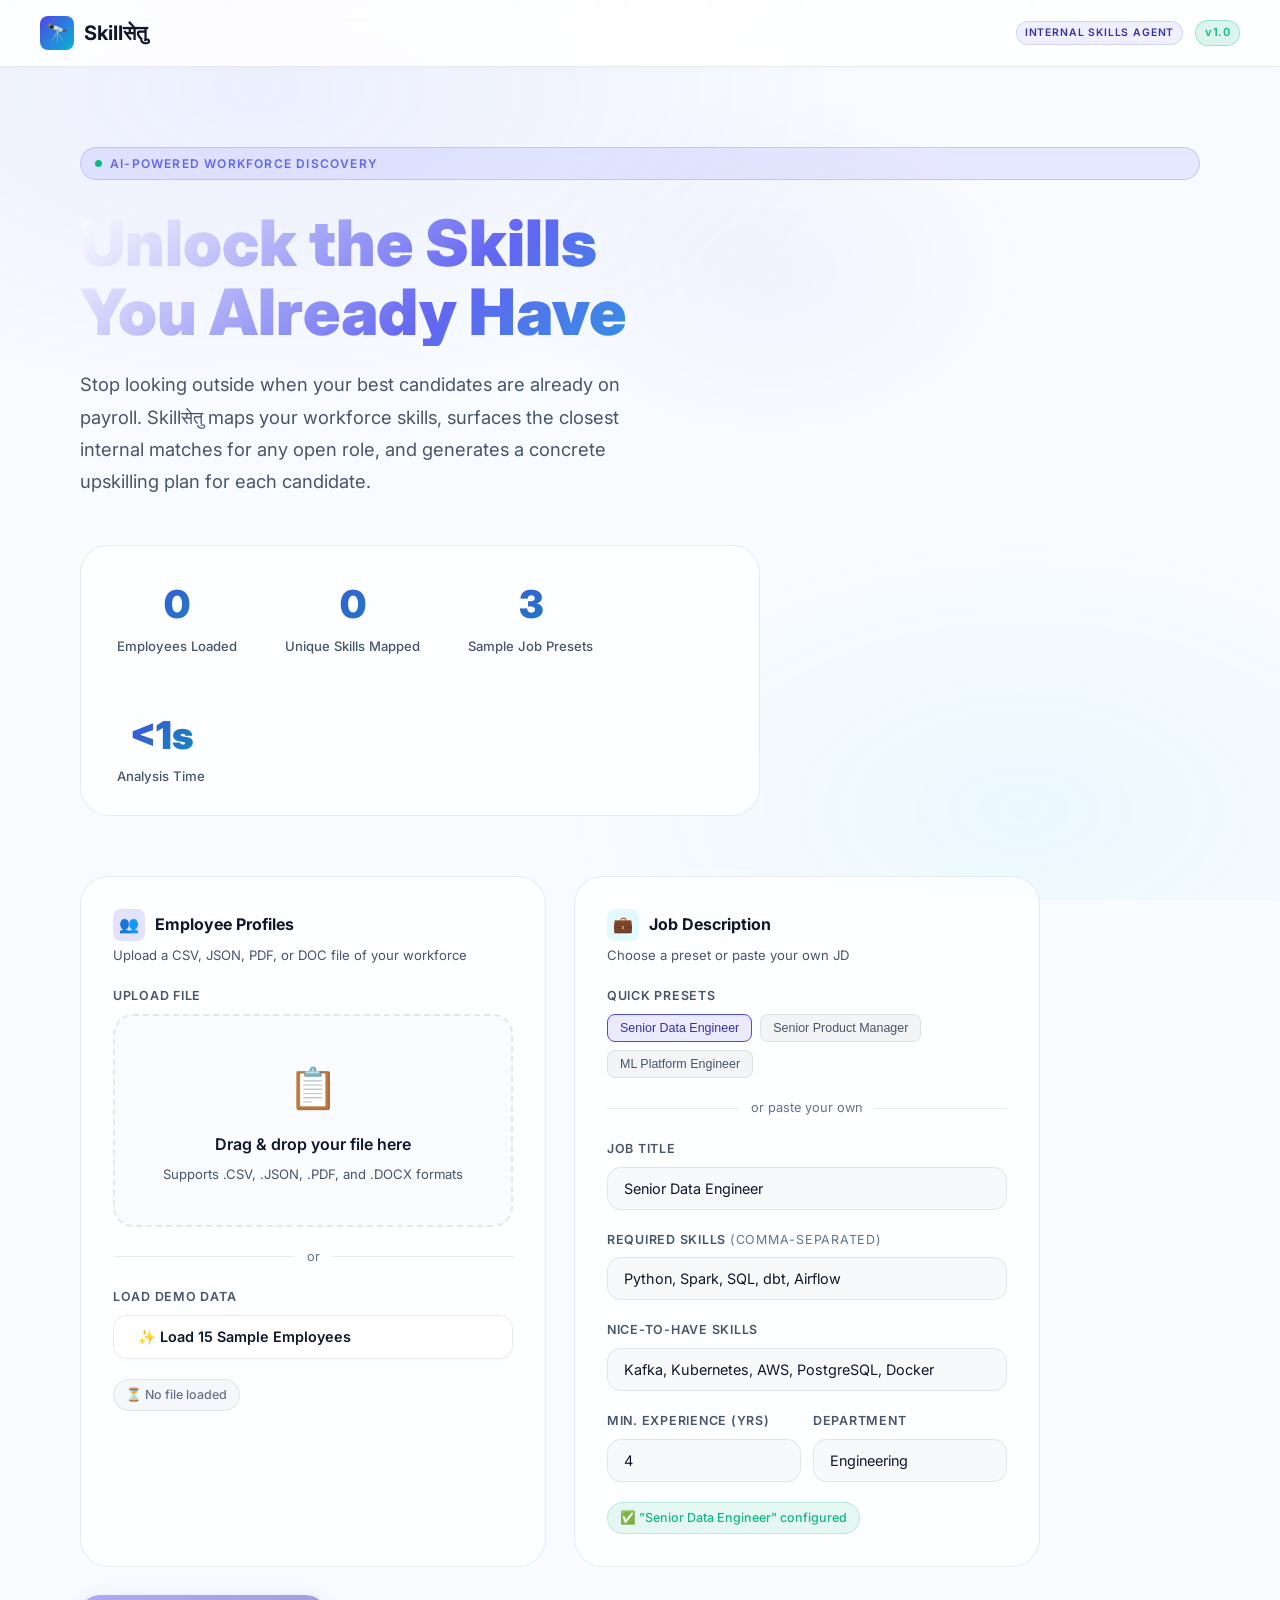
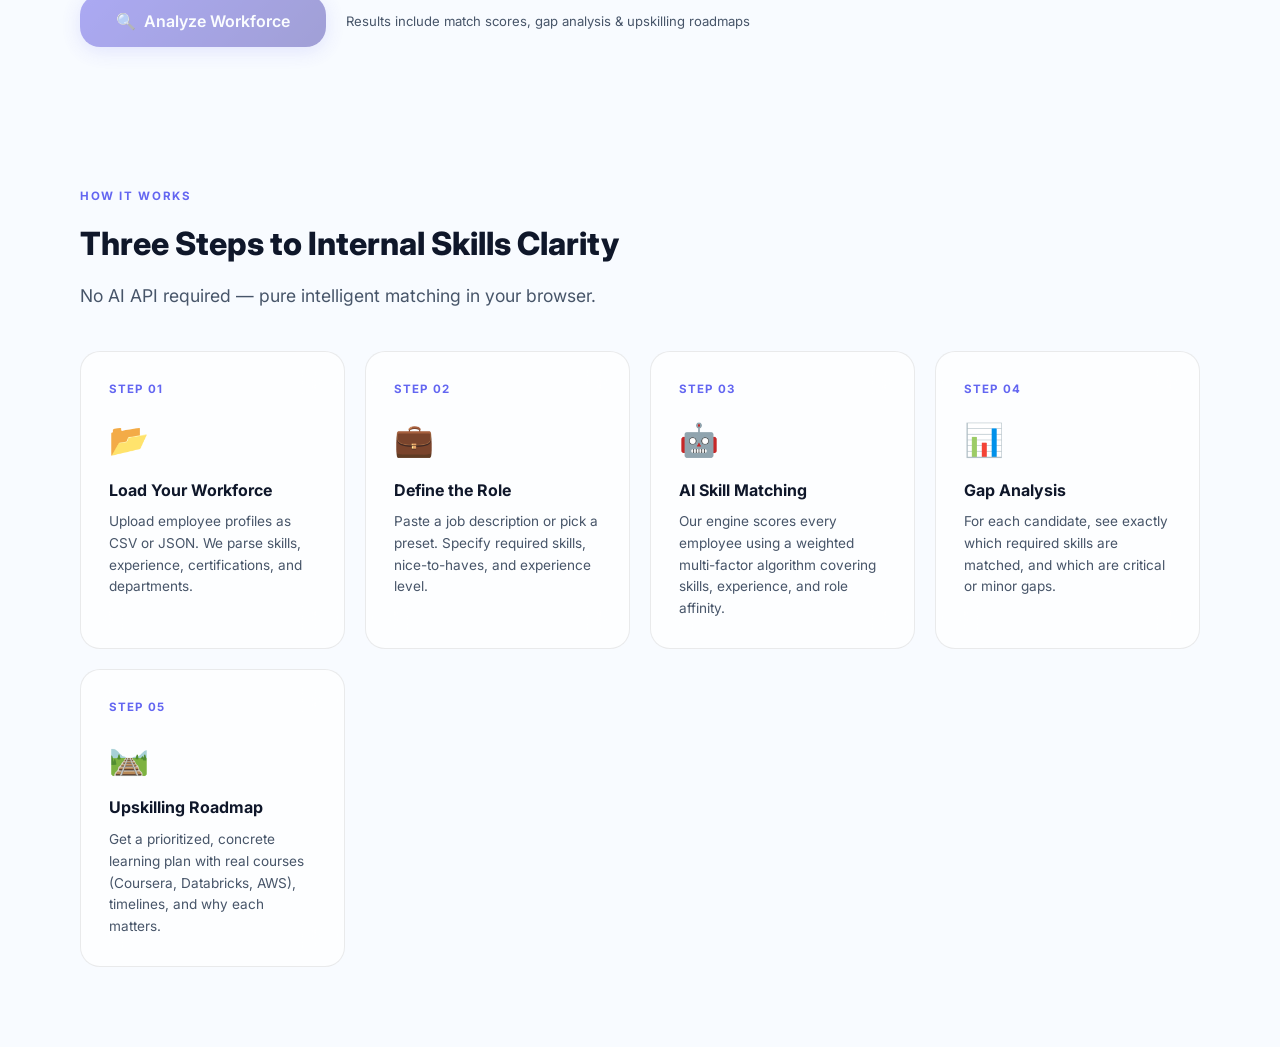
<file: index.html>
<!DOCTYPE html>
<html lang="en">
<head>
  <meta charset="UTF-8" />
  <meta name="viewport" content="width=device-width, initial-scale=1.0" />
  <title>Skillसेतु — Internal Skills Discovery Agent</title>
  <meta name="description" content="AI-powered internal skills liquidity platform. Map your workforce skills, surface internal candidates, and generate upskilling roadmaps." />
  <link rel="stylesheet" href="styles/global.css" />
  <style>
    /* ── Page-specific: Landing ── */
    .hero {
      min-height: 100vh;
      display: flex; flex-direction: column; justify-content: center;
      padding: 80px 40px 60px;
      max-width: 1200px; margin: 0 auto;
    }

    .hero-eyebrow {
      display: inline-flex; align-items: center; gap: 8px;
      background: rgba(99,102,241,0.12); border: 1px solid rgba(99,102,241,0.25);
      border-radius: 99px; padding: 6px 14px;
      font-size: 0.75rem; font-weight: 600; letter-spacing: 0.1em; text-transform: uppercase;
      color: var(--indigo-light); margin-bottom: 28px;
    }
    .hero-eyebrow .dot { width: 7px; height: 7px; border-radius: 50%; background: var(--emerald); animation: pulse 2s ease infinite; }
    @keyframes pulse { 0%,100%{opacity:1;transform:scale(1)} 50%{opacity:.6;transform:scale(1.3)} }

    .hero-title {
      font-size: clamp(2.4rem, 5vw, 4.2rem);
      font-weight: 900; line-height: 1.08; max-width: 780px; margin-bottom: 22px;
      background: linear-gradient(135deg, #fff 0%, var(--indigo-light) 50%, var(--cyan) 100%);
      -webkit-background-clip: text; -webkit-text-fill-color: transparent; background-clip: text;
    }
    .hero-sub {
      font-size: 1.15rem; color: var(--text-secondary); max-width: 580px;
      line-height: 1.75; margin-bottom: 48px;
    }

    /* ── Stats Strip ── */
    .stats-strip {
      display: flex; gap: 48px; flex-wrap: wrap;
      padding: 28px 36px; margin-bottom: 60px;
      background: var(--bg-card); border: 1px solid var(--border);
      border-radius: var(--radius-xl); backdrop-filter: blur(20px);
      max-width: 680px;
    }

    /* ── Main Form Card ── */
    .form-grid {
      display: grid; grid-template-columns: 1fr 1fr; gap: 28px;
      max-width: 960px;
    }
    @media(max-width:720px){ .form-grid { grid-template-columns: 1fr; } }

    .form-panel {
      background: var(--bg-card); border: 1px solid var(--border);
      border-radius: var(--radius-xl); padding: 32px;
      backdrop-filter: blur(20px); display: flex; flex-direction: column; gap: 20px;
    }

    .panel-title {
      font-size: 1rem; font-weight: 700; margin-bottom: 4px;
      display: flex; align-items: center; gap: 10px;
    }
    .panel-icon {
      width: 32px; height: 32px; border-radius: 8px;
      display: flex; align-items: center; justify-content: center; font-size: 16px;
    }
    .panel-icon.indigo { background: rgba(99,102,241,0.18); }
    .panel-icon.cyan   { background: rgba(34,211,238,0.12); }

    .or-divider {
      display: flex; align-items: center; gap: 12px;
      font-size: 0.8rem; color: var(--text-muted);
    }
    .or-divider::before, .or-divider::after {
      content:''; flex:1; height:1px; background: var(--border);
    }

    .preset-btns { display: flex; flex-wrap: wrap; gap: 8px; }
    .preset-btn {
      padding: 6px 12px; border-radius: 8px; font-size: 0.78rem; font-weight: 500;
      cursor: pointer; border: 1px solid var(--border);
      background: rgba(0,0,0,0.04); color: var(--text-secondary);
      transition: var(--transition);
    }
    .preset-btn:hover { border-color: var(--indigo); color: var(--indigo-dark); background: rgba(99,102,241,0.08); }
    .preset-btn.active { border-color: var(--indigo); color: var(--indigo-dark); background: rgba(99,102,241,0.12); }

    .analyze-bar {
      max-width: 960px; margin-top: 28px;
      display: flex; align-items: center; gap: 20px; flex-wrap: wrap;
    }

    .field-label {
      font-size: 0.78rem; font-weight: 600; letter-spacing: 0.06em; text-transform: uppercase;
      color: var(--text-secondary); margin-bottom: 8px;
    }

    .status-row {
      display: flex; align-items: center; gap: 10px; flex-wrap: wrap;
    }
    .status-chip {
      display: inline-flex; align-items: center; gap: 6px;
      padding: 5px 12px; border-radius: 99px; font-size: 0.78rem; font-weight: 500;
      background: rgba(16,185,129,0.1); color: var(--emerald); border: 1px solid rgba(16,185,129,0.2);
    }
    .status-chip.waiting {
      background: rgba(148,163,184,0.08); color: var(--text-muted); border-color: var(--border);
    }

    /* ── How It Works ── */
    .how-section {
      max-width: 1200px; margin: 0 auto; padding: 80px 40px;
    }
    .how-grid {
      display: grid; grid-template-columns: repeat(auto-fit, minmax(220px, 1fr));
      gap: 20px; margin-top: 40px;
    }
    .how-card {
      background: var(--bg-card); border: 1px solid var(--border);
      border-radius: var(--radius-lg); padding: 28px; backdrop-filter: blur(20px);
      transition: var(--transition);
    }
    .how-card:hover {
      border-color: rgba(99,102,241,0.3); transform: translateY(-4px);
      box-shadow: 0 12px 40px rgba(99,102,241,0.12);
    }
    .how-num {
      font-size: 0.72rem; font-weight: 700; color: var(--indigo-light);
      letter-spacing: 0.1em; margin-bottom: 16px;
    }
    .how-icon { font-size: 2rem; margin-bottom: 12px; }
    .how-title { font-size: 1rem; font-weight: 700; margin-bottom: 8px; }
    .how-desc  { font-size: 0.85rem; color: var(--text-secondary); line-height: 1.6; }

    /* ── Error message ── */
    .error-msg {
      display: none; align-items: center; gap: 8px;
      padding: 10px 16px; background: rgba(244,63,94,0.1);
      border: 1px solid rgba(244,63,94,0.25); border-radius: var(--radius-md);
      color: var(--rose); font-size: 0.85rem; max-width: 960px; margin-top: 12px;
    }
    .error-msg.show { display: flex; }
  </style>
</head>
<body>
  <div class="bg-gradient"></div>
  <div class="particles" id="particles"></div>

  <div class="page-content">
    <!-- Navbar -->
    <nav class="navbar">
      <a href="index.html" class="navbar-brand">
        <div class="logo-icon">🔭</div>
        Skillसेतु
      </a>
      <div style="display:flex;align-items:center;gap:12px;">
        <span class="navbar-badge">Internal Skills Agent</span>
        <span class="badge badge-emerald">v1.0</span>
      </div>
    </nav>

    <!-- Hero -->
    <section class="hero">
      <div class="hero-eyebrow">
        <span class="dot"></span>
        AI-Powered Workforce Discovery
      </div>
      <h1 class="hero-title">Unlock the Skills<br/>You Already Have</h1>
      <p class="hero-sub">
        Stop looking outside when your best candidates are already on payroll.
        Skillसेतु maps your workforce skills, surfaces the closest internal matches
        for any open role, and generates a concrete upskilling plan for each candidate.
      </p>

      <!-- Live stats -->
      <div class="stats-strip" id="statsStrip">
        <div class="stat-item">
          <div class="stat-num" id="statEmployees">0</div>
          <div class="stat-label">Employees Loaded</div>
        </div>
        <div class="stat-item">
          <div class="stat-num" id="statSkills">0</div>
          <div class="stat-label">Unique Skills Mapped</div>
        </div>
        <div class="stat-item">
          <div class="stat-num" id="statJobs">3</div>
          <div class="stat-label">Sample Job Presets</div>
        </div>
        <div class="stat-item">
          <div class="stat-num" id="statTime">&lt;1s</div>
          <div class="stat-label">Analysis Time</div>
        </div>
      </div>

      <!-- ── Main Input Form ── -->
      <div class="form-grid">

        <!-- Panel 1: Employee Profiles -->
        <div class="form-panel" id="employeePanel">
          <div>
            <div class="panel-title">
              <div class="panel-icon indigo">👥</div>
              Employee Profiles
            </div>
            <div style="font-size:0.82rem;color:var(--text-secondary);">Upload a CSV, JSON, PDF, or DOC file of your workforce</div>
          </div>

          <div>
            <div class="field-label">Upload File</div>
            <div class="upload-zone" id="uploadZone">
              <input type="file" id="employeeFile" accept=".csv,.json,.pdf,.doc,.docx" />
              <div class="upload-icon">📋</div>
              <div class="upload-title">Drag & drop your file here</div>
              <div class="upload-hint">Supports .CSV, .JSON, .PDF, and .DOCX formats</div>
              <div class="upload-filename" id="uploadFilename" style="display:none;"></div>
            </div>
          </div>

          <div class="or-divider">or</div>

          <div>
            <div class="field-label">Load Demo Data</div>
            <button class="btn btn-secondary" id="loadDemoBtn" style="width:100%;">
              ✨ Load 15 Sample Employees
            </button>
          </div>

          <div class="status-row" id="employeeStatus">
            <span class="status-chip waiting" id="employeeChip">⏳ No file loaded</span>
          </div>
        </div>

        <!-- Panel 2: Job Description -->
        <div class="form-panel" id="jobPanel">
          <div>
            <div class="panel-title">
              <div class="panel-icon cyan">💼</div>
              Job Description
            </div>
            <div style="font-size:0.82rem;color:var(--text-secondary);">Choose a preset or paste your own JD</div>
          </div>

          <div>
            <div class="field-label">Quick Presets</div>
            <div class="preset-btns" id="presetBtns">
              <button class="preset-btn" data-idx="0" id="preset0">Senior Data Engineer</button>
              <button class="preset-btn" data-idx="1" id="preset1">Senior Product Manager</button>
              <button class="preset-btn" data-idx="2" id="preset2">ML Platform Engineer</button>
            </div>
          </div>

          <div class="or-divider">or paste your own</div>

          <div>
            <div class="field-label">Job Title</div>
            <input type="text" id="jobTitle" class="input-field" placeholder="e.g. Senior Data Engineer" />
          </div>

          <div>
            <div class="field-label">Required Skills <span style="color:var(--text-muted);font-weight:400;">(comma-separated)</span></div>
            <input type="text" id="jobRequired" class="input-field" placeholder="e.g. Python, Spark, SQL, dbt" />
          </div>

          <div>
            <div class="field-label">Nice-to-have Skills</div>
            <input type="text" id="jobNice" class="input-field" placeholder="e.g. Kafka, Kubernetes, Airflow" />
          </div>

          <div style="display:grid;grid-template-columns:1fr 1fr;gap:12px;">
            <div>
              <div class="field-label">Min. Experience (yrs)</div>
              <input type="number" id="jobExp" class="input-field" placeholder="e.g. 4" min="0" max="30" />
            </div>
            <div>
              <div class="field-label">Department</div>
              <input type="text" id="jobDept" class="input-field" placeholder="e.g. Engineering" />
            </div>
          </div>

          <div class="status-row" id="jobStatus">
            <span class="status-chip waiting" id="jobChip">⏳ No job configured</span>
          </div>
        </div>
      </div>

      <!-- Analyze Bar -->
      <div class="analyze-bar">
        <button class="btn btn-primary btn-lg" id="analyzeBtn" disabled id="analyzeBtn">
          <span id="analyzeBtnIcon">🔍</span>
          <span id="analyzeBtnText">Analyze Workforce</span>
        </button>
        <div style="font-size:0.82rem;color:var(--text-secondary);">
          Results include match scores, gap analysis &amp; upskilling roadmaps
        </div>
      </div>

      <div class="error-msg" id="errorMsg">
        <span>⚠️</span>
        <span id="errorText"></span>
      </div>
    </section>

    <!-- How It Works -->
    <section class="how-section">
      <div class="section-label">How It Works</div>
      <h2 style="font-size:2rem;font-weight:800;margin-bottom:12px;">Three Steps to Internal Skills Clarity</h2>
      <p class="section-sub">No AI API required — pure intelligent matching in your browser.</p>

      <div class="how-grid">
        <div class="how-card stagger-in" style="animation-delay:0.1s;">
          <div class="how-num">STEP 01</div>
          <div class="how-icon">📂</div>
          <div class="how-title">Load Your Workforce</div>
          <div class="how-desc">Upload employee profiles as CSV or JSON. We parse skills, experience, certifications, and departments.</div>
        </div>
        <div class="how-card stagger-in" style="animation-delay:0.2s;">
          <div class="how-num">STEP 02</div>
          <div class="how-icon">💼</div>
          <div class="how-title">Define the Role</div>
          <div class="how-desc">Paste a job description or pick a preset. Specify required skills, nice-to-haves, and experience level.</div>
        </div>
        <div class="how-card stagger-in" style="animation-delay:0.3s;">
          <div class="how-num">STEP 03</div>
          <div class="how-icon">🤖</div>
          <div class="how-title">AI Skill Matching</div>
          <div class="how-desc">Our engine scores every employee using a weighted multi-factor algorithm covering skills, experience, and role affinity.</div>
        </div>
        <div class="how-card stagger-in" style="animation-delay:0.4s;">
          <div class="how-num">STEP 04</div>
          <div class="how-icon">📊</div>
          <div class="how-title">Gap Analysis</div>
          <div class="how-desc">For each candidate, see exactly which required skills are matched, and which are critical or minor gaps.</div>
        </div>
        <div class="how-card stagger-in" style="animation-delay:0.5s;">
          <div class="how-num">STEP 05</div>
          <div class="how-icon">🛤️</div>
          <div class="how-title">Upskilling Roadmap</div>
          <div class="how-desc">Get a prioritized, concrete learning plan with real courses (Coursera, Databricks, AWS), timelines, and why each matters.</div>
        </div>
      </div>
    </section>
  </div>

  <script src="js/data.js"></script>
  <script src="js/parser.js"></script>
  <script src="js/engine.js"></script>
  <script src="js/app.js"></script>
</body>
</html>
</file>
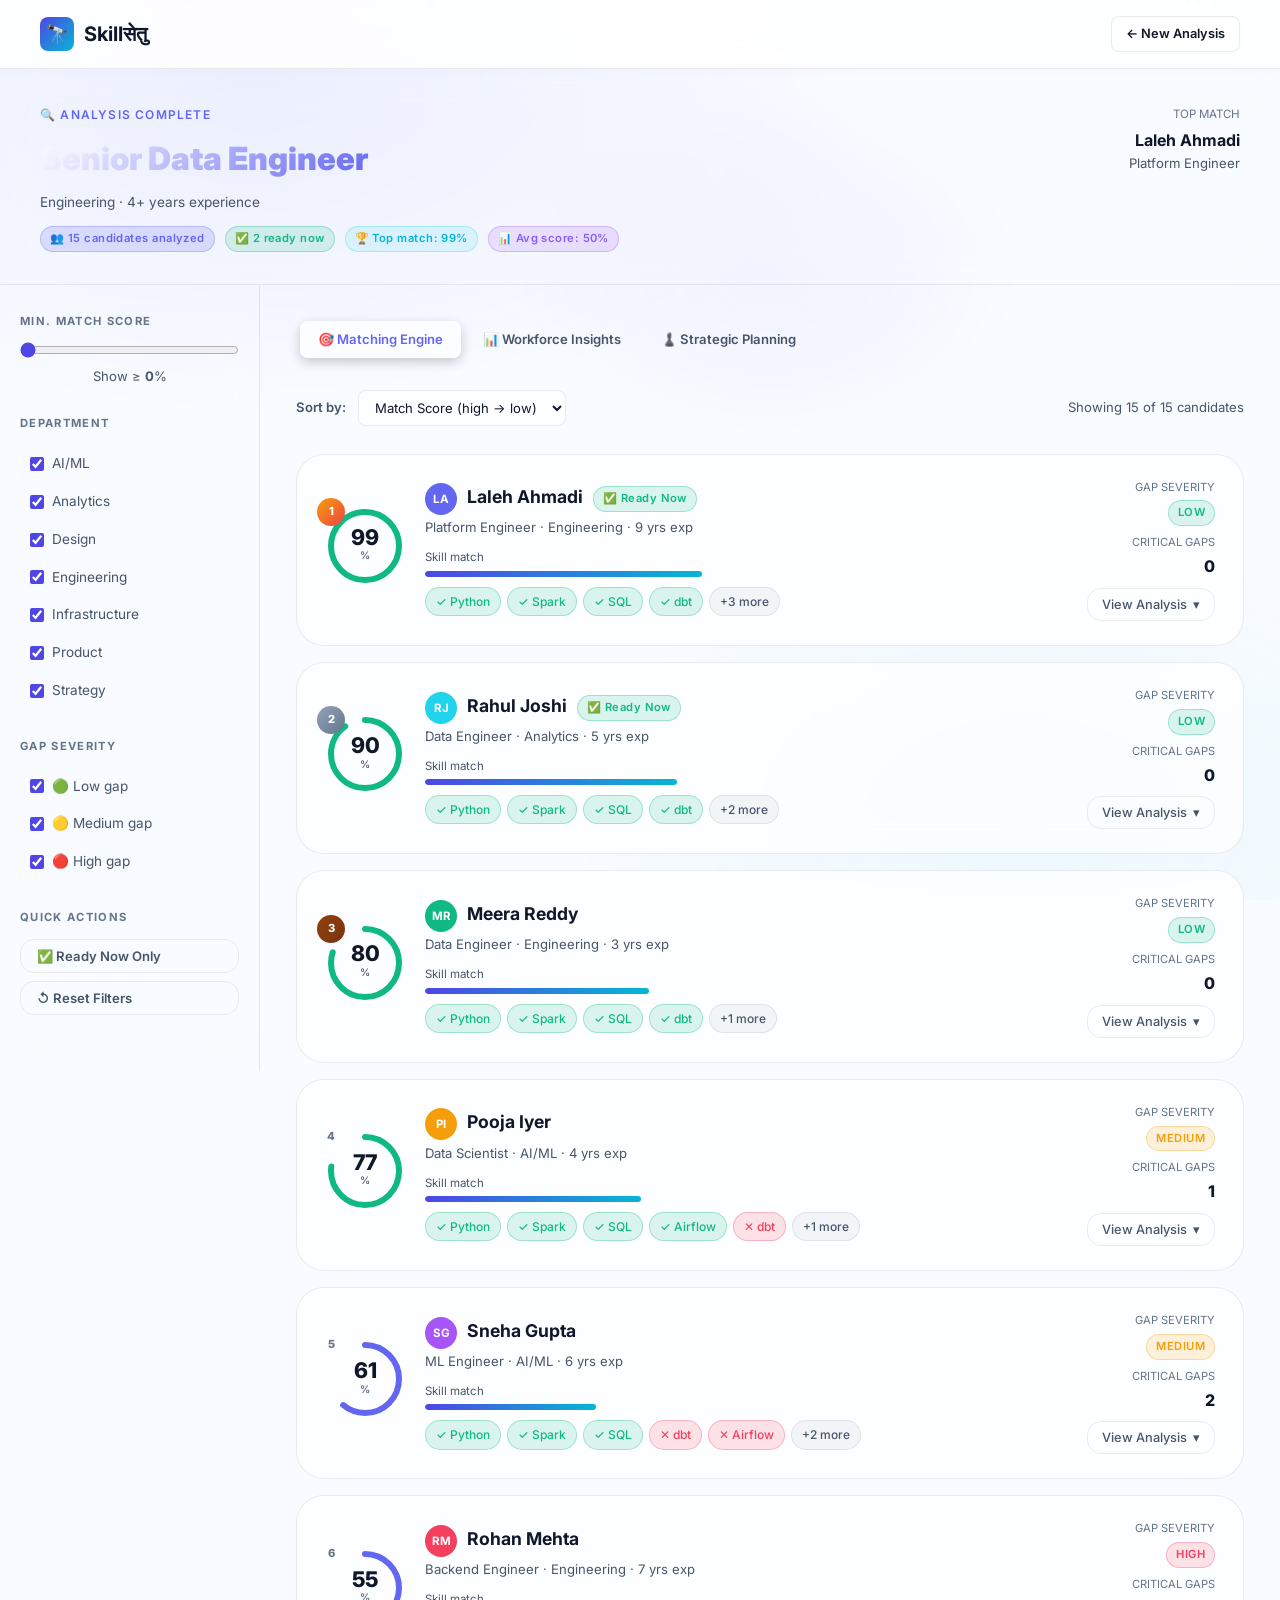
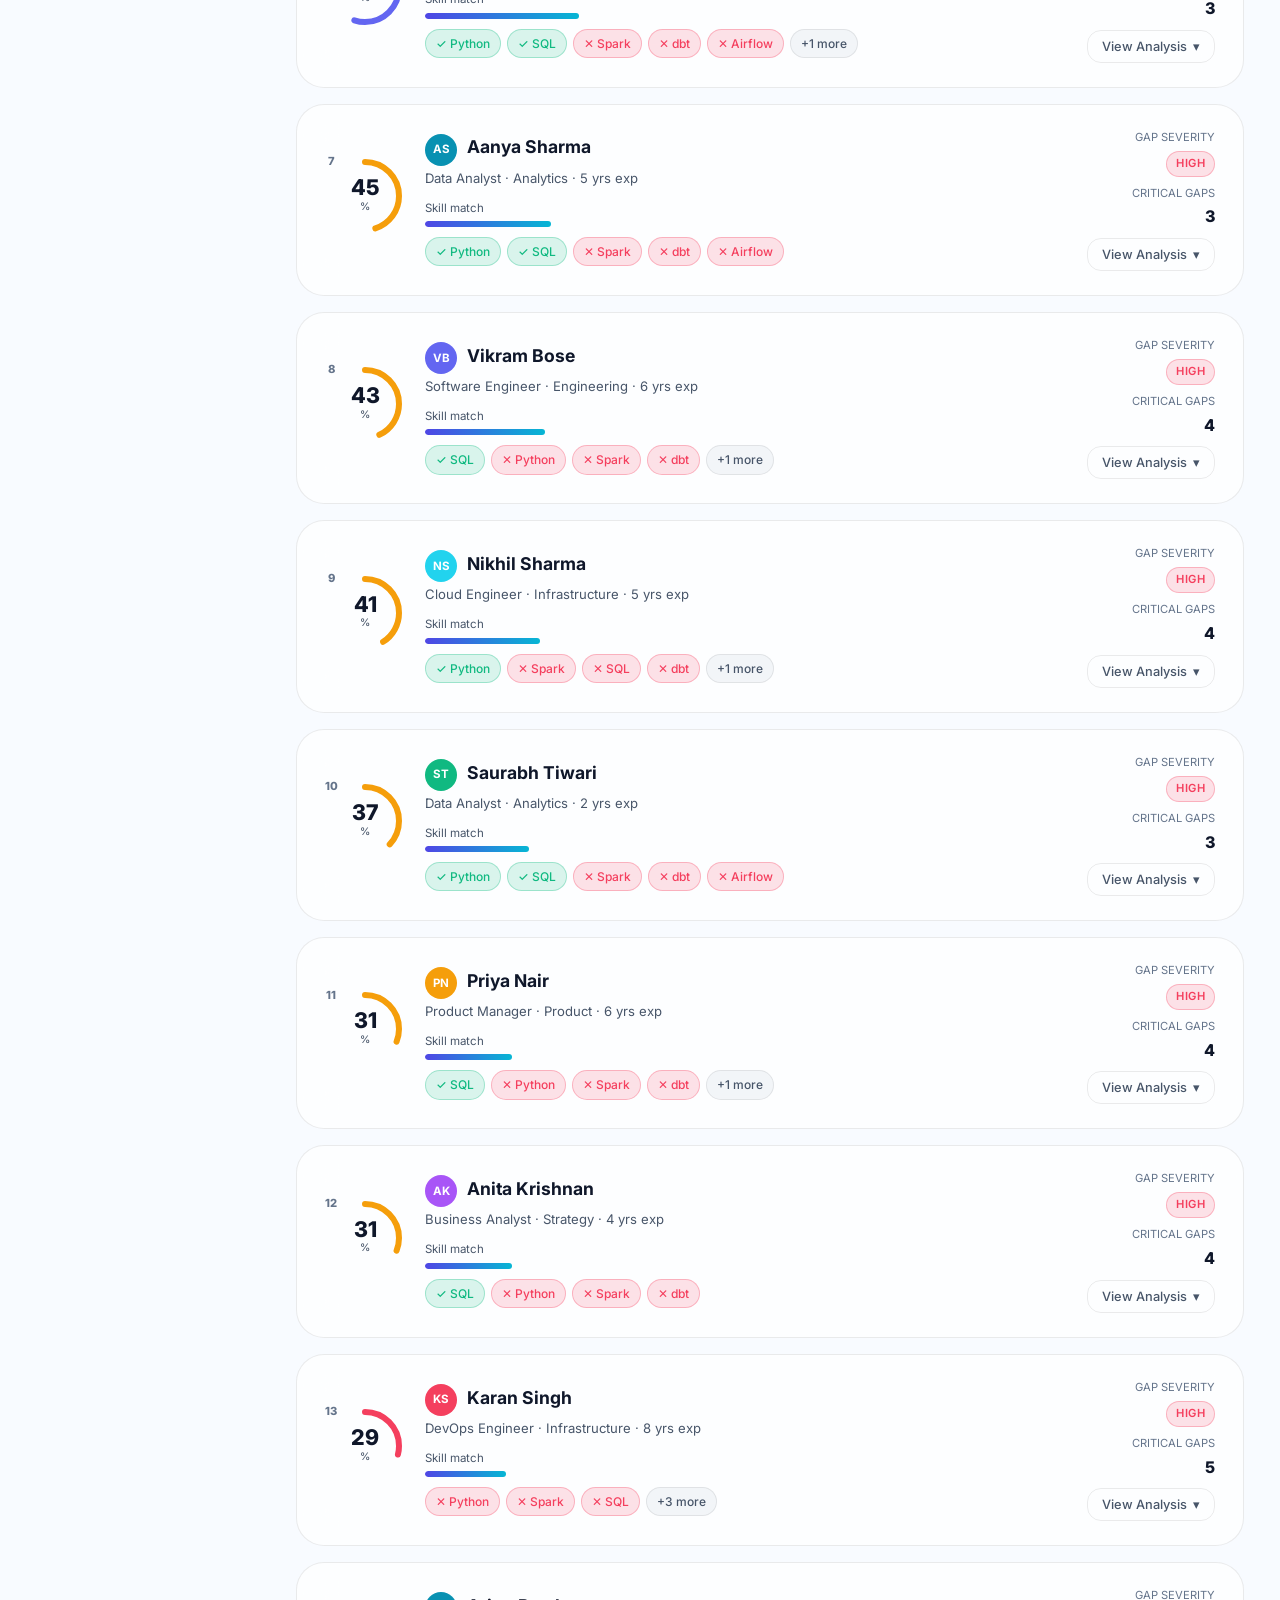
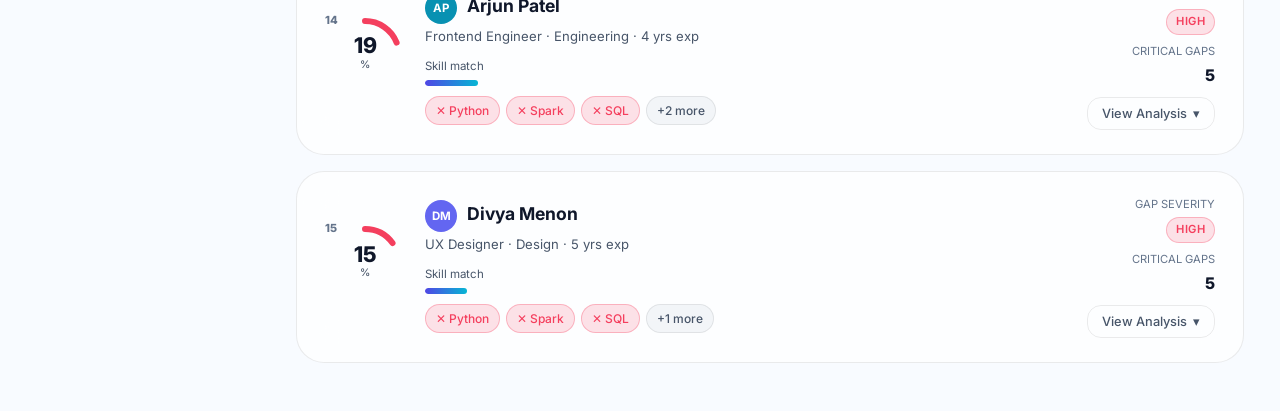
<file: results.html>
<!DOCTYPE html>
<html lang="en">
<head>
  <meta charset="UTF-8" />
  <meta name="viewport" content="width=device-width, initial-scale=1.0" />
  <title>Skillसेतु — Analysis Results</title>
  <meta name="description" content="Internal skills discovery results: ranked candidates, skill gap analysis, and upskilling roadmaps." />
  <link rel="stylesheet" href="styles/global.css" />
  <style>
    /* ── Results Page Specific Styles ── */

    .results-header {
      background: rgba(255,255,255,);
      border-bottom: 1px solid var(--border);
      backdrop-filter: blur(20px);
      padding: 36px 40px 32px;
      position: relative; z-index: 1;
    }
    .results-meta { display: flex; align-items: flex-start; justify-content: space-between; flex-wrap: wrap; gap: 20px; }
    .job-title-display {
      font-size: 2rem; font-weight: 900;
      background: linear-gradient(135deg, #fff 0%, var(--indigo-light) 60%, var(--cyan) 100%);
      -webkit-background-clip: text; -webkit-text-fill-color: transparent; background-clip: text;
      margin-bottom: 8px;
    }
    .results-summary-chips { display: flex; gap: 10px; flex-wrap: wrap; margin-top: 12px; }

    /* ── Layout ── */
    .results-layout {
      display: grid; grid-template-columns: 260px 1fr;
      gap: 0; max-width: 1400px; margin: 0 auto;
      position: relative; z-index: 1;
      min-height: calc(100vh - 140px);
    }
    @media(max-width:900px) { .results-layout { grid-template-columns: 1fr; } }

    /* ── Sidebar ── */
    .sidebar {
      background: rgba(255,255,255,); border-right: 1px solid var(--border);
      padding: 28px 20px; backdrop-filter: blur(20px);
      position: sticky; top: 65px; height: fit-content;
    }
    @media(max-width:900px){ .sidebar { position:static; border-right:none; border-bottom:1px solid var(--border); } }
    .sidebar-section { margin-bottom: 28px; }
    .sidebar-label {
      font-size: 0.7rem; font-weight: 700; letter-spacing: 0.12em; text-transform: uppercase;
      color: var(--text-muted); margin-bottom: 12px;
    }
    .filter-option {
      display: flex; align-items: center; gap: 8px; padding: 8px 10px;
      border-radius: var(--radius-sm); cursor: pointer; transition: var(--transition);
      font-size: 0.85rem; user-select: none;
    }
    .filter-option:hover { background: rgba(0,0,0,); }
    .filter-option input[type="checkbox"] { accent-color: var(--indigo); width: 14px; height: 14px; }
    .filter-option label { cursor: pointer; color: var(--text-secondary); }
    .filter-option.active label { color: var(--text-primary); }

    .score-filter { display: flex; flex-direction: column; gap: 8px; }
    .score-filter input[type="range"] { accent-color: var(--indigo); width: 100%; }
    .score-filter-display { font-size: 0.82rem; color: var(--text-secondary); text-align: center; }

    /* ── Main Results ── */
    .results-main { padding: 32px 36px; overflow-y: auto; }
    @media(max-width:600px){ .results-main { padding: 20px 16px; } }

    .results-controls {
      display: flex; align-items: center; gap: 12px; flex-wrap: wrap; margin-bottom: 28px;
    }
    .sort-select {
      background: var(--bg-card); border: 1px solid var(--border);
      border-radius: var(--radius-sm); padding: 8px 12px; color: var(--text-primary);
      font-family: var(--font); font-size: 0.82rem; cursor: pointer;
    }
    .count-display {
      margin-left: auto; font-size: 0.82rem; color: var(--text-secondary);
    }

    /* ── Candidate Card ── */
    .candidate-card {
      background: var(--bg-card); border: 1px solid var(--border);
      border-radius: var(--radius-xl); margin-bottom: 16px;
      backdrop-filter: blur(20px); overflow: hidden;
      transition: var(--transition);
      animation: staggerIn 0.4s ease forwards; opacity: 0;
    }
    .candidate-card:hover { border-color: rgba(99,102,241,0.2); box-shadow: var(--shadow-card); }
    .candidate-card.expanded { border-color: rgba(99,102,241,0.35); }

    .card-summary {
      display: grid; grid-template-columns: auto 1fr auto;
      gap: 20px; align-items: center; padding: 24px 28px; cursor: pointer;
    }
    @media(max-width:600px) { .card-summary { grid-template-columns: auto 1fr; gap: 14px; } }

    /* Score ring */
    .score-ring-svg circle.track { fill: none; stroke: rgba(0,0,0,); }
    .score-ring-svg circle.fill  {
      fill: none; stroke-linecap: round;
      transition: stroke-dashoffset 1.2s cubic-bezier(0.4,0,0.2,1);
    }

    .candidate-info { flex: 1; min-width: 0; }
    .candidate-name { font-size: 1.1rem; font-weight: 700; margin-bottom: 4px; }
    .candidate-meta { font-size: 0.82rem; color: var(--text-secondary); margin-bottom: 10px; }
    .candidate-skills { display: flex; flex-wrap: wrap; gap: 6px; }

    .expand-btn {
      display: flex; align-items: center; gap: 6px; padding: 8px 14px;
      border-radius: var(--radius-md); border: 1px solid var(--border);
      background: transparent; color: var(--text-secondary); cursor: pointer;
      font-family: var(--font); font-size: 0.8rem; font-weight: 500;
      transition: var(--transition); white-space: nowrap;
    }
    .expand-btn:hover { border-color: var(--indigo); color: var(--indigo-light); background: rgba(99,102,241,0.08); }
    .expand-btn .chevron { transition: transform 0.3s; display: inline-block; }
    .candidate-card.expanded .expand-btn .chevron { transform: rotate(180deg); }

    /* Expanded analysis panel */
    .card-analysis {
      border-top: 1px solid var(--border);
      display: none; padding: 28px;
    }
    .candidate-card.expanded .card-analysis { display: block; }

    .analysis-grid {
      display: grid; grid-template-columns: 1fr 1fr; gap: 24px; margin-bottom: 28px;
    }
    @media(max-width:700px){ .analysis-grid { grid-template-columns:1fr; } }

    .analysis-panel {
      background: rgba(0,0,0,); border: 1px solid var(--border);
      border-radius: var(--radius-md); padding: 20px;
    }
    .analysis-panel-title {
      font-size: 0.8rem; font-weight: 700; letter-spacing: 0.08em;
      text-transform: uppercase; margin-bottom: 14px;
      display: flex; align-items: center; gap: 8px;
    }

    .gap-row {
      display: flex; align-items: center; gap: 8px; padding: 6px 0;
      border-bottom: 1px solid rgba(0,0,0,); font-size: 0.85rem;
    }
    .gap-row:last-child { border-bottom: none; }
    .gap-row .gap-label { flex: 1; min-width: 0; }
    .gap-icon { font-size: 0.9rem; }

    /* Upskilling roadmap */
    .roadmap-section { margin-top: 8px; }
    .roadmap-title {
      font-size: 0.85rem; font-weight: 700; margin-bottom: 16px;
      display: flex; align-items: center; gap: 8px; justify-content: space-between;
    }
    .readiness-chip {
      font-size: 0.75rem; font-weight: 600; padding: 3px 10px; border-radius: 99px;
    }

    .roadmap-step {
      background: rgba(0,0,0,); border: 1px solid var(--border);
      border-radius: var(--radius-md); padding: 16px 18px; margin-bottom: 10px;
      position: relative; overflow: hidden; transition: var(--transition);
    }
    .roadmap-step::before {
      content: ''; position: absolute; left: 0; top: 0; bottom: 0; width: 3px;
    }
    .roadmap-step.critical::before { background: var(--rose); }
    .roadmap-step.recommended::before { background: var(--amber); }
    .roadmap-step.growth::before { background: var(--emerald); }
    .roadmap-step:hover { border-color: rgba(0,0,0,); }

    .step-header { display: flex; align-items: center; gap: 8px; margin-bottom: 8px; }
    .step-skill { font-weight: 700; font-size: 0.9rem; }
    .step-why { font-size: 0.8rem; color: var(--text-secondary); margin-bottom: 10px; line-height: 1.5; }
    .step-courses { display: flex; flex-direction: column; gap: 4px; }
    .step-course {
      display: flex; align-items: flex-start; gap: 8px;
      font-size: 0.8rem; color: var(--text-secondary);
    }
    .step-course::before { content: '📚'; font-size: 0.7rem; margin-top: 2px; flex-shrink: 0; }
    .step-footer {
      display: flex; gap: 12px; margin-top: 10px; flex-wrap: wrap;
    }
    .step-meta {
      display: flex; align-items: center; gap: 4px;
      font-size: 0.72rem; color: var(--text-muted);
    }

    /* Ready badge */
    .ready-now-banner {
      display: flex; align-items: center; gap: 10px; padding: 12px 18px;
      background: rgba(16,185,129,0.1); border: 1px solid rgba(16,185,129,0.2);
      border-radius: var(--radius-md); margin-bottom: 20px;
      font-size: 0.88rem; font-weight: 600; color: var(--emerald);
    }

    /* Empty state */
    .empty-state {
      text-align: center; padding: 80px 40px;
      color: var(--text-secondary);
    }
    .empty-state .big-icon { font-size: 4rem; margin-bottom: 16px; }
    .empty-state h3 { font-size: 1.2rem; font-weight: 700; margin-bottom: 8px; color: var(--text-primary); }

    /* Rank badge */
    .rank-badge {
      position: absolute; top: -8px; left: -8px;
      width: 28px; height: 28px; border-radius: 50%;
      display: flex; align-items: center; justify-content: center;
      font-size: 0.7rem; font-weight: 800; z-index: 2;
    }
    .rank-1 { background: linear-gradient(135deg, #f59e0b, #ef4444); color: #fff; }
    .rank-2 { background: linear-gradient(135deg, #94a3b8, #64748b); color: #fff; }
    .rank-3 { background: linear-gradient(135deg, #92400e, #78350f); color: #fff; }
    .rank-other { background: rgba(0,0,0,); color: var(--text-muted); }

    /* Skills match bar */
    .match-bar-wrap { margin: 10px 0 14px; }
    .match-bar-label {
      display: flex; justify-content: space-between;
      font-size: 0.75rem; color: var(--text-secondary); margin-bottom: 4px;
    }

    /* ── Analytics View ── */
    .view-switcher { display: flex; gap: 4px; background: rgba(0,0,0,); padding: 4px; border-radius: var(--radius-md); margin-bottom: 28px; width: fit-content; flex-wrap: wrap; }
    .view-tab { padding: 8px 18px; border-radius: var(--radius-sm); font-size: 0.82rem; font-weight: 600; cursor: pointer; color: var(--text-secondary); transition: var(--transition); }
    .view-tab:hover { color: var(--text-primary); }
    .view-tab.active { background: var(--bg-card); color: var(--indigo-light); box-shadow: 0 4px 12px rgba(0,0,0,0.2); }

    .analytics-grid { display: grid; grid-template-columns: repeat(auto-fill, minmax(180px, 1fr)); gap: 16px; margin-bottom: 32px; }
    .coverage-card { background: var(--bg-card); border: 1px solid var(--border); border-radius: var(--radius-md); padding: 16px; transition: var(--transition); border-top: 3px solid transparent; }
    .coverage-card.risk-critical { border-top-color: var(--rose); }
    .coverage-card.risk-thin { border-top-color: var(--amber); }
    .coverage-card.risk-healthy { border-top-color: var(--emerald); }
    
    .coverage-skill { font-size: 0.85rem; font-weight: 700; margin-bottom: 12px; }
    .coverage-stat { display: flex; align-items: baseline; gap: 4px; }
    .coverage-val { font-size: 1.25rem; font-weight: 800; }
    .coverage-label { font-size: 0.7rem; color: var(--text-muted); }
    
    .risk-banner { font-size: 0.72rem; margin-top: 12px; padding-top: 10px; border-top: 1px solid var(--border); }
    .risk-banner.critical { color: var(--rose); }
    .risk-banner.thin { color: var(--amber); }

    .insight-section { margin-bottom: 40px; }
    .insight-title { font-size: 1rem; font-weight: 800; margin-bottom: 20px; display: flex; align-items: center; gap: 10px; }
    
    .spof-list { display: grid; grid-template-columns: repeat(auto-fill, minmax(300px, 1fr)); gap: 12px; }
    .spof-card { background: rgba(244,63,94,0.05); border: 1px solid rgba(244,63,94,0.15); border-radius: var(--radius-md); padding: 14px 18px; display: flex; justify-content: space-between; align-items: center; }
    .spof-skill { font-weight: 700; color: var(--rose); }
    .spof-emp { font-size: 0.8rem; color: var(--text-secondary); }

    .rec-grid { display: grid; grid-template-columns: repeat(auto-fill, minmax(240px, 1fr)); gap: 16px; }
    .rec-card { background: var(--bg-card); border: 1px solid var(--border); border-radius: var(--radius-md); padding: 18px; }
    .rec-tag { font-size: 0.65rem; padding: 3px 8px; border-radius: 4px; font-weight: 800; text-transform: uppercase; margin-bottom: 10px; display: inline-block; }
    .rec-tag.hire { background: var(--indigo); color: white; }
    .rec-tag.train { background: var(--emerald); color: white; }
    .rec-tag.redeploy { background: var(--amber); color: #000; }
    .rec-skill { font-weight: 700; margin-bottom: 8px; font-size: 0.95rem; }
    .rec-reason { font-size: 0.78rem; color: var(--text-secondary); line-height: 1.4; }

    /* ── Strategic Planning ── */
    .strat-exec { font-size: 1.1rem; line-height: 1.6; margin-bottom: 32px; padding: 24px; background: rgba(99,102,241,0.05); border-left: 4px solid var(--indigo); border-radius: var(--radius-md); }
    .goal-card { background: var(--bg-card); border: 1px solid var(--border); border-radius: var(--radius-md); padding: 20px; border-left: 4px solid var(--cyan); }
    .goal-card.P1 { border-left-color: var(--rose); }
    .goal-card.P2 { border-left-color: var(--amber); }
    .goal-card.P3 { border-left-color: var(--emerald); }
    .strat-grid { display: grid; grid-template-columns: repeat(auto-fill, minmax(300px, 1fr)); gap: 16px; margin-bottom: 40px; }
  </style>
</head>
<body>
  <div class="bg-gradient"></div>
  <div class="particles" id="particles"></div>

  <div class="page-content">
    <!-- Navbar -->
    <nav class="navbar">
      <a href="index.html" class="navbar-brand">
        <div class="logo-icon">🔭</div>
        Skillसेतु
      </a>
      <div style="display:flex;align-items:center;gap:10px;">
        <a href="index.html" class="btn btn-secondary btn-sm">← New Analysis</a>
      </div>
    </nav>

    <!-- Results Header -->
    <div class="results-header" id="resultsHeader">
      <div class="results-meta">
        <div>
          <div style="font-size:0.75rem;font-weight:600;letter-spacing:0.1em;text-transform:uppercase;color:var(--indigo-light);margin-bottom:8px;">
            🔍 Analysis Complete
          </div>
          <div class="job-title-display" id="jobTitleDisplay">Loading…</div>
          <div style="font-size:0.85rem;color:var(--text-secondary);" id="jobMetaDisplay"></div>
          <div class="results-summary-chips" id="summaryChips"></div>
        </div>
        <div style="display:flex;flex-direction:column;gap:10px;align-items:flex-end;">
          <div id="topMatchBadge"></div>
        </div>
      </div>
    </div>

    <!-- Results Layout -->
    <div class="results-layout">

      <!-- Sidebar Filters -->
      <aside class="sidebar">
        <div class="sidebar-section">
          <div class="sidebar-label">Min. Match Score</div>
          <div class="score-filter">
            <input type="range" id="scoreFilter" min="0" max="100" value="0" />
            <div class="score-filter-display">Show ≥ <strong id="scoreFilterVal">0</strong>%</div>
          </div>
        </div>

        <div class="sidebar-section">
          <div class="sidebar-label">Department</div>
          <div id="deptFilters"></div>
        </div>

        <div class="sidebar-section">
          <div class="sidebar-label">Gap Severity</div>
          <div>
            <div class="filter-option" id="gapLow">
              <input type="checkbox" id="chk_low" checked />
              <label for="chk_low">🟢 Low gap</label>
            </div>
            <div class="filter-option" id="gapMed">
              <input type="checkbox" id="chk_med" checked />
              <label for="chk_med">🟡 Medium gap</label>
            </div>
            <div class="filter-option" id="gapHigh">
              <input type="checkbox" id="chk_high" checked />
              <label for="chk_high">🔴 High gap</label>
            </div>
          </div>
        </div>

        <div class="sidebar-section">
          <div class="sidebar-label">Quick Actions</div>
          <button class="btn btn-ghost" style="width:100%;margin-bottom:8px;" id="showReadyNow">
            ✅ Ready Now Only
          </button>
          <button class="btn btn-ghost" style="width:100%;" id="resetFilters">
            ↺ Reset Filters
          </button>
        </div>
      </aside>

      <!-- Candidate Results -->
      <main class="results-main">
        <div class="view-switcher">
          <div class="view-tab active" id="tabMatch" onclick="switchView('matching')">🎯 Matching Engine</div>
          <div class="view-tab" id="tabAnalytics" onclick="switchView('analytics')">📊 Workforce Insights</div>
          <div class="view-tab" id="tabStrat" onclick="switchView('strat')">♟️ Strategic Planning</div>
        </div>

        <div id="matchingView">
          <div class="results-controls">
            <span style="font-size:0.82rem;color:var(--text-secondary);font-weight:600;">Sort by:</span>
            <select class="sort-select" id="sortSelect">
              <option value="score">Match Score (high → low)</option>
              <option value="experience">Experience (high → low)</option>
              <option value="gaps">Fewest Gaps</option>
              <option value="readiness">Readiness (fastest)</option>
            </select>
            <div class="count-display" id="countDisplay"></div>
          </div>
          <div id="candidateList"></div>
        </div>

        <div id="analyticsView" style="display:none;"></div>
        <div id="stratView" style="display:none;"></div>
      </main>
    </div>

    <!-- Detailed Roadmap Modal -->
    <div class="modal-overlay" id="roadmapModal">
      <div class="modal-content">
        <button class="modal-close" onclick="closeRoadmapModal()">&times;</button>
        <div id="roadmapModalBody">
          <!-- Dynamically filled -->
          <div style="text-align:center;padding:40px;">
            <div class="spinner" style="margin:0 auto 20px;"></div>
            <p>Generating personalized learning path...</p>
          </div>
        </div>
      </div>
    <!-- Feedback Letter Modal -->
    <div class="modal-overlay" id="feedbackModal">
      <div class="modal-content" style="max-width: 700px;">
        <button class="modal-close" onclick="closeFeedbackModal()">&times;</button>
        <div id="feedbackModalTitle" style="font-size: 1.25rem; font-weight: 800; margin-bottom: 20px; border-bottom: 1px solid var(--border); padding-bottom: 12px;">
          Formal Candidate Communication
        </div>
        <div id="feedbackModalBody" style="background: rgba(0,0,0,); padding: 32px; border-radius: var(--radius-md); border: 1px solid var(--border); font-family: 'Courier New', Courier, monospace; white-space: pre-wrap; line-height: 1.6; color: var(--text-secondary); max-height: 60vh; overflow-y: auto;">
          <!-- Dynamically filled -->
        </div>
        <div style="margin-top: 24px; display: flex; justify-content: flex-end; gap: 12px;">
          <button class="btn btn-secondary" onclick="copyFeedbackText()">📋 Copy to Clipboard</button>
          <button class="btn btn-primary" onclick="closeFeedbackModal()">Close</button>
        </div>
      </div>
    </div>
  </div>

  <script src="js/data.js"></script>
  <script src="js/gap_dna.js"></script>
  <script src="js/analytics.js"></script>
  <script src="js/strategic_planning.js"></script>
  <script src="js/feedback.js"></script>
  <script src="js/parser.js"></script>
  <script src="js/engine.js"></script>
  <script src="js/results.js"></script>
</body>
</html>
</file>
<file: styles/global.css>
/* ======================================================
   GLOBAL CSS DESIGN SYSTEM — Internal Talent Agent
   Dark glassmorphism theme, Inter font, electric palette
   ====================================================== */

@import url('https://fonts.googleapis.com/css2?family=Inter:wght@300;400;500;600;700;800;900&display=swap');

/* ─── CSS Variables (Light Theme) ─── */
:root {
  --bg-primary:    #f8fbff;
  --bg-secondary:  #ffffff;
  --bg-card:       rgba(255, 255, 255, 0.7);
  --bg-card-hover: rgba(255, 255, 255, 0.95);
  --border:        rgba(0, 0, 0, 0.08);
  --border-active: rgba(99, 102, 241, 0.4);

  --indigo:        #4f46e5;
  --indigo-light:  #6366f1;
  --indigo-dark:   #3730a3;
  --cyan:          #06b6d4;
  --cyan-dark:     #0891b2;
  --emerald:       #10b981;
  --emerald-dark:  #059669;
  --rose:          #f43f5e;
  --rose-dark:     #e11d48;
  --amber:         #f59e0b;
  --purple:        #8b5cf6;

  --text-primary:  #0f172a;
  --text-secondary:#475569;
  --text-muted:    #64748b;

  --font: 'Inter', sans-serif;
  --radius-sm: 8px;
  --radius-md: 14px;
  --radius-lg: 20px;
  --radius-xl: 28px;

  --shadow-glow: 0 0 40px rgba(99, 102, 241, 0.1);
  --shadow-card: 0 8px 30px rgba(0, 0, 0, 0.05);
  --transition: all 0.3s cubic-bezier(0.4, 0, 0.2, 1);
}

/* ─── Base Reset ─── */
*, *::before, *::after { box-sizing: border-box; margin: 0; padding: 0; }

html { scroll-behavior: smooth; }

body {
  font-family: var(--font);
  background: var(--bg-primary);
  color: var(--text-primary);
  min-height: 100vh;
  line-height: 1.6;
  -webkit-font-smoothing: antialiased;
}

/* ─── Animated Gradient Background ─── */
.bg-gradient {
  position: fixed; inset: 0; z-index: 0; pointer-events: none;
  background:
    radial-gradient(ellipse 80% 60% at 20% 10%, rgba(99,102,241,0.08) 0%, transparent 60%),
    radial-gradient(ellipse 60% 50% at 80% 90%, rgba(34,211,238,0.06) 0%, transparent 60%),
    radial-gradient(ellipse 40% 40% at 60% 30%, rgba(139,92,246,0.05) 0%, transparent 50%);
  animation: bgShift 15s ease-in-out infinite alternate;
}
@keyframes bgShift {
  0%   { opacity: 0.7; transform: scale(1); }
  100% { opacity: 1;   transform: scale(1.05); }
}

/* ─── Particles (decorative dots) ─── */
.particles { position: fixed; inset: 0; z-index: 0; pointer-events: none; overflow: hidden; }
.particle {
  position: absolute; border-radius: 50%;
  background: var(--indigo); opacity: 0.12;
  animation: floatParticle linear infinite;
}

@keyframes floatParticle {
  0%   { transform: translateY(100vh) scale(0); opacity: 0; }
  10%  { opacity: 0.12; }
  90%  { opacity: 0.12; }
  100% { transform: translateY(-20px) scale(1); opacity: 0; }
}

/* ─── Content layer ─── */
.page-content { position: relative; z-index: 1; }

/* ─── Navbar ─── */
.navbar {
  position: sticky; top: 0; z-index: 100;
  display: flex; align-items: center; justify-content: space-between;
  padding: 16px 40px;
  background: rgba(255, 255, 255, 0.85);
  backdrop-filter: blur(20px);
  border-bottom: 1px solid var(--border);
  box-shadow: 0 2px 10px rgba(0,0,0,0.02);
}

.navbar-brand {
  display: flex; align-items: center; gap: 10px;
  font-size: 1.25rem; font-weight: 700; color: var(--text-primary);
  text-decoration: none;
}

.navbar-brand .logo-icon {
  width: 34px; height: 34px; border-radius: 8px;
  background: linear-gradient(135deg, var(--indigo), var(--cyan));
  display: flex; align-items: center; justify-content: center;
  font-size: 18px;
}

.navbar-badge {
  font-size: 0.65rem; font-weight: 600; letter-spacing: 0.08em;
  text-transform: uppercase; padding: 3px 8px; border-radius: 20px;
  background: rgba(99,102,241,0.1); color: var(--indigo-dark);
  border: 1px solid rgba(99,102,241,0.2);
}

/* ─── Buttons ─── */
.btn {
  display: inline-flex; align-items: center; gap: 8px;
  padding: 12px 24px; border-radius: var(--radius-md);
  font-family: var(--font); font-size: 0.9rem; font-weight: 600;
  cursor: pointer; text-decoration: none; transition: var(--transition);
  border: none; outline: none; white-space: nowrap;
}

.btn-primary {
  background: linear-gradient(135deg, var(--indigo), var(--indigo-dark));
  color: #fff;
  box-shadow: 0 4px 20px rgba(99,102,241,0.35);
}
.btn-primary:hover {
  transform: translateY(-2px);
  box-shadow: 0 8px 30px rgba(99,102,241,0.5);
  background: linear-gradient(135deg, var(--indigo-light), var(--indigo));
}

.btn-secondary {
  background: var(--bg-card);
  color: var(--text-primary);
  border: 1px solid var(--border);
  box-shadow: 0 2px 4px rgba(0,0,0,0.02);
}
.btn-secondary:hover {
  background: var(--bg-card-hover);
  border-color: var(--border-active);
  transform: translateY(-1px);
}

.btn-ghost {
  background: transparent; color: var(--text-secondary);
  border: 1px solid var(--border); padding: 8px 16px; font-size: 0.82rem;
}
.btn-ghost:hover { color: var(--text-primary); border-color: rgba(255,255,255,0.2); }

.btn-sm { padding: 7px 14px; font-size: 0.8rem; border-radius: var(--radius-sm); }
.btn-lg { padding: 16px 36px; font-size: 1rem; border-radius: var(--radius-lg); }

.btn:disabled { opacity: 0.45; cursor: not-allowed; transform: none !important; }

/* ─── Glass Cards ─── */
.glass-card {
  background: var(--bg-card);
  border: 1px solid var(--border);
  border-radius: var(--radius-lg);
  backdrop-filter: blur(20px);
  box-shadow: 0 4px 15px rgba(0, 0, 0, 0.02);
  transition: var(--transition);
}
.glass-card:hover {
  background: var(--bg-card-hover);
  border-color: rgba(99,102,241,0.15);
  box-shadow: var(--shadow-card), var(--shadow-glow);
  transform: translateY(-2px);
}

/* ─── Skill Tags ─── */
.skill-tag {
  display: inline-flex; align-items: center; gap: 4px;
  padding: 4px 10px; border-radius: 20px; font-size: 0.75rem; font-weight: 500;
  transition: var(--transition);
}
.skill-tag.matched {
  background: rgba(16,185,129,0.15); color: var(--emerald);
  border: 1px solid rgba(16,185,129,0.3);
}
.skill-tag.missing-critical {
  background: rgba(244,63,94,0.15); color: var(--rose);
  border: 1px solid rgba(244,63,94,0.3);
}
.skill-tag.missing-nice {
  background: rgba(245,158,11,0.12); color: var(--amber);
  border: 1px solid rgba(245,158,11,0.25);
}
.skill-tag.neutral {
  background: rgba(148,163,184,0.1); color: var(--text-secondary);
  border: 1px solid var(--border);
}

/* ─── Score Ring ─── */
.score-ring-wrap {
  position: relative; display: inline-flex;
  align-items: center; justify-content: center;
}
.score-ring-wrap .score-label {
  position: absolute; display: flex; flex-direction: column;
  align-items: center; justify-content: center;
}
.score-ring-wrap .score-num {
  font-size: 1.35rem; font-weight: 800; color: var(--text-primary); line-height: 1;
}
.score-ring-wrap .score-pct {
  font-size: 0.65rem; color: var(--text-secondary); font-weight: 500;
}

/* ─── Progress Bar ─── */
.progress-bar-wrap {
  width: 100%; background: rgba(255,255,255,0.06);
  border-radius: 99px; overflow: hidden; height: 6px;
}
.progress-bar-fill {
  height: 100%; border-radius: 99px;
  background: linear-gradient(90deg, var(--indigo), var(--cyan));
  transition: width 1s cubic-bezier(0.4, 0, 0.2, 1);
}

/* ─── Badge ─── */
.badge {
  display: inline-flex; align-items: center;
  padding: 3px 9px; border-radius: 20px;
  font-size: 0.7rem; font-weight: 600; letter-spacing: 0.04em;
}
.badge-indigo  { background: rgba(99,102,241,0.18); color: var(--indigo-light); border: 1px solid rgba(99,102,241,0.3); }
.badge-emerald { background: rgba(16,185,129,0.15); color: var(--emerald);      border: 1px solid rgba(16,185,129,0.3); }
.badge-rose    { background: rgba(244,63,94,0.15);  color: var(--rose);         border: 1px solid rgba(244,63,94,0.3); }
.badge-amber   { background: rgba(245,158,11,0.15); color: var(--amber);        border: 1px solid rgba(245,158,11,0.3); }
.badge-cyan    { background: rgba(34,211,238,0.12); color: var(--cyan);         border: 1px solid rgba(34,211,238,0.3); }
.badge-purple  { background: rgba(168,85,247,0.15); color: var(--purple);       border: 1px solid rgba(168,85,247,0.3); }

/* ─── Section Headings ─── */
.section-label {
  font-size: 0.72rem; font-weight: 700; letter-spacing: 0.14em;
  text-transform: uppercase; color: var(--indigo-light); margin-bottom: 12px;
}
.section-title {
  font-size: 2.8rem; font-weight: 900; line-height: 1.1;
  background: linear-gradient(135deg, var(--text-primary) 0%, var(--indigo) 60%, var(--cyan-dark) 100%);
  -webkit-background-clip: text; -webkit-text-fill-color: transparent;
  background-clip: text; /* Modern light gradient text */
}
.section-sub {
  font-size: 1.1rem; color: var(--text-secondary); max-width: 560px; line-height: 1.7;
}

/* ─── Stats ─── */
.stat-item { text-align: center; }
.stat-num {
  font-size: 2.4rem; font-weight: 900;
  background: linear-gradient(135deg, var(--indigo), var(--cyan-dark));
  -webkit-background-clip: text; -webkit-text-fill-color: transparent; background-clip: text;
}
.stat-label { font-size: 0.82rem; color: var(--text-secondary); font-weight: 500; }

/* ─── Input Fields ─── */
.input-field {
  width: 100%; padding: 12px 16px;
  background: rgba(0,0,0,0.02); border: 1px solid var(--border);
  border-radius: var(--radius-md); color: var(--text-primary);
  font-family: var(--font); font-size: 0.9rem;
  transition: var(--transition); outline: none;
  resize: vertical;
}
.input-field::placeholder { color: var(--text-muted); }
.input-field:focus { border-color: var(--indigo); background: rgba(99,102,241,0.03); box-shadow: 0 0 0 3px rgba(99,102,241,0.1); }

select.input-field option { background: var(--bg-secondary); }

/* ─── Divider ─── */
.divider { width: 100%; height: 1px; background: var(--border); margin: 24px 0; }

/* ─── Loader / Spinner ─── */
.spinner {
  width: 24px; height: 24px; border-radius: 50%;
  border: 3px solid rgba(99,102,241,0.2);
  border-top-color: var(--indigo);
  animation: spin 0.7s linear infinite;
}
@keyframes spin { to { transform: rotate(360deg); } }

/* ─── Upload Zone ─── */
.upload-zone {
  border: 2px dashed var(--border);
  border-radius: var(--radius-lg);
  padding: 40px 24px; text-align: center; cursor: pointer;
  transition: var(--transition);
  background: rgba(99,102,241,0.02);
  position: relative;
}
.upload-zone:hover, .upload-zone.dragging {
  border-color: var(--indigo); background: rgba(99,102,241,0.07);
}
.upload-zone input[type="file"] {
  position: absolute; inset: 0; opacity: 0; cursor: pointer; width: 100%;
}
.upload-icon { font-size: 2.5rem; margin-bottom: 12px; }
.upload-title { font-weight: 600; font-size: 1rem; margin-bottom: 6px; }
.upload-hint { font-size: 0.82rem; color: var(--text-secondary); }
.upload-filename {
  margin-top: 12px; font-size: 0.82rem;
  color: var(--emerald); font-weight: 500;
}

/* ── Modal (Roadmap) ── */
.modal-overlay {
  position: fixed; inset: 0; background: rgba(0,0,0,0.4); backdrop-filter: blur(8px);
  z-index: 1000; display: none; align-items: center; justify-content: center;
  animation: fadeIn 0.3s ease; padding: 20px;
}
.modal-overlay.show { display: flex; }
.modal-content {
  background: var(--bg-secondary); border: 1px solid var(--border);
  border-radius: var(--radius-xl); width: 100%; max-width: 1000px;
  max-height: 90vh; overflow-y: auto; position: relative;
  padding: 40px; box-shadow: 0 20px 50px rgba(0,0,0,0.15);
}
.modal-close {
  position: absolute; top: 20px; right: 20px; font-size: 1.5rem;
  color: var(--text-muted); cursor: pointer; border: none; background: transparent;
}
.modal-close:hover { color: var(--text-primary); }

@keyframes fadeIn { from { opacity: 0; } to { opacity: 1; } }

/* ── Timeline (Week Cards) ── */
.dna-phase-title {
  font-size: 1.25rem; font-weight: 800; color: var(--indigo); margin-bottom: 24px;
  display: flex; align-items: center; gap: 12px;
}
.dna-phase-badge {
  font-size: 0.65rem; padding: 3px 10px; border-radius: 99px; background: rgba(99,102,241,0.1); border: 1px solid rgba(99,102,241,0.3); color: var(--indigo);
}

.week-grid { display: grid; grid-template-columns: repeat(auto-fit, minmax(220px, 1fr)); gap: 16px; margin-bottom: 40px; }
.week-card {
  background: var(--bg-card); border: 1px solid var(--border);
  border-radius: var(--radius-md); padding: 18px; transition: var(--transition);
}
.week-card:hover { border-color: var(--indigo); transform: translateY(-4px); background: var(--bg-card-hover); }
.week-num { font-size: 0.7rem; font-weight: 700; color: var(--text-muted); margin-bottom: 12px; }
.week-goal { font-size: 0.9rem; font-weight: 600; margin-bottom: 8px; line-height: 1.4; color: var(--text-primary); }
.week-resource { font-size: 0.8rem; color: var(--indigo); margin-bottom: 12px; display: block; font-weight: 500; }

.milestone {
  display: flex; align-items: flex-start; gap: 8px; padding-top: 12px; border-top: 1px solid var(--border);
  font-size: 0.78rem; color: var(--text-secondary);
}
.milestone input[type="checkbox"] { accent-color: var(--emerald); width: 15px; height: 15px; margin-top: 2px; }

/* ── Progress Indicators ── */
.dna-success-banner {
  background: rgba(16,185,129,0.08); border: 1px solid rgba(16,185,129,0.25);
  border-radius: var(--radius-md); padding: 16px 20px; color: var(--emerald);
  font-size: 0.9rem; margin-top: 20px;
}

/* ─── Timeline (Roadmap) ─── */
.timeline { position: relative; padding-left: 28px; }
.timeline::before {
  content: ''; position: absolute; left: 8px; top: 0; bottom: 0;
  width: 2px; background: linear-gradient(to bottom, var(--indigo), var(--cyan), transparent);
}
.timeline-item {
  position: relative; padding: 16px 0 16px 20px; margin-bottom: 4px;
}
.timeline-item::before {
  content: ''; position: absolute; left: -24px; top: 22px;
  width: 12px; height: 12px; border-radius: 50%;
  background: var(--indigo); border: 2px solid var(--bg-primary);
  box-shadow: 0 0 8px rgba(99,102,241,0.5);
}
.timeline-item:nth-child(2)::before { background: var(--cyan); }
.timeline-item:nth-child(3)::before { background: var(--purple); }
.timeline-item:nth-child(4)::before { background: var(--emerald); }

/* ─── Tooltip ─── */
.tooltip-wrap { position: relative; display: inline-flex; }
.tooltip-wrap .tooltip-text {
  position: absolute; bottom: calc(100% + 8px); left: 50%;
  transform: translateX(-50%); background: var(--text-primary);
  color: #fff; font-size: 0.75rem; padding: 6px 10px;
  border-radius: var(--radius-sm); white-space: nowrap;
  border: 1px solid var(--border); opacity: 0; pointer-events: none;
  transition: opacity 0.2s;
  box-shadow: 0 4px 10px rgba(0,0,0,0.1);
}
.tooltip-wrap:hover .tooltip-text { opacity: 1; }

/* ─── Stagger animation ─── */
.stagger-in { animation: staggerIn 0.5s ease forwards; opacity: 0; }
@keyframes staggerIn {
  from { opacity: 0; transform: translateY(18px); }
  to   { opacity: 1; transform: translateY(0); }
}

/* ─── Responsive ─── */
@media (max-width: 768px) {
  .navbar { padding: 14px 20px; }
  .section-title { font-size: 2rem; }
}
@media (max-width: 480px) {
  .section-title { font-size: 1.6rem; }
}
</file>
